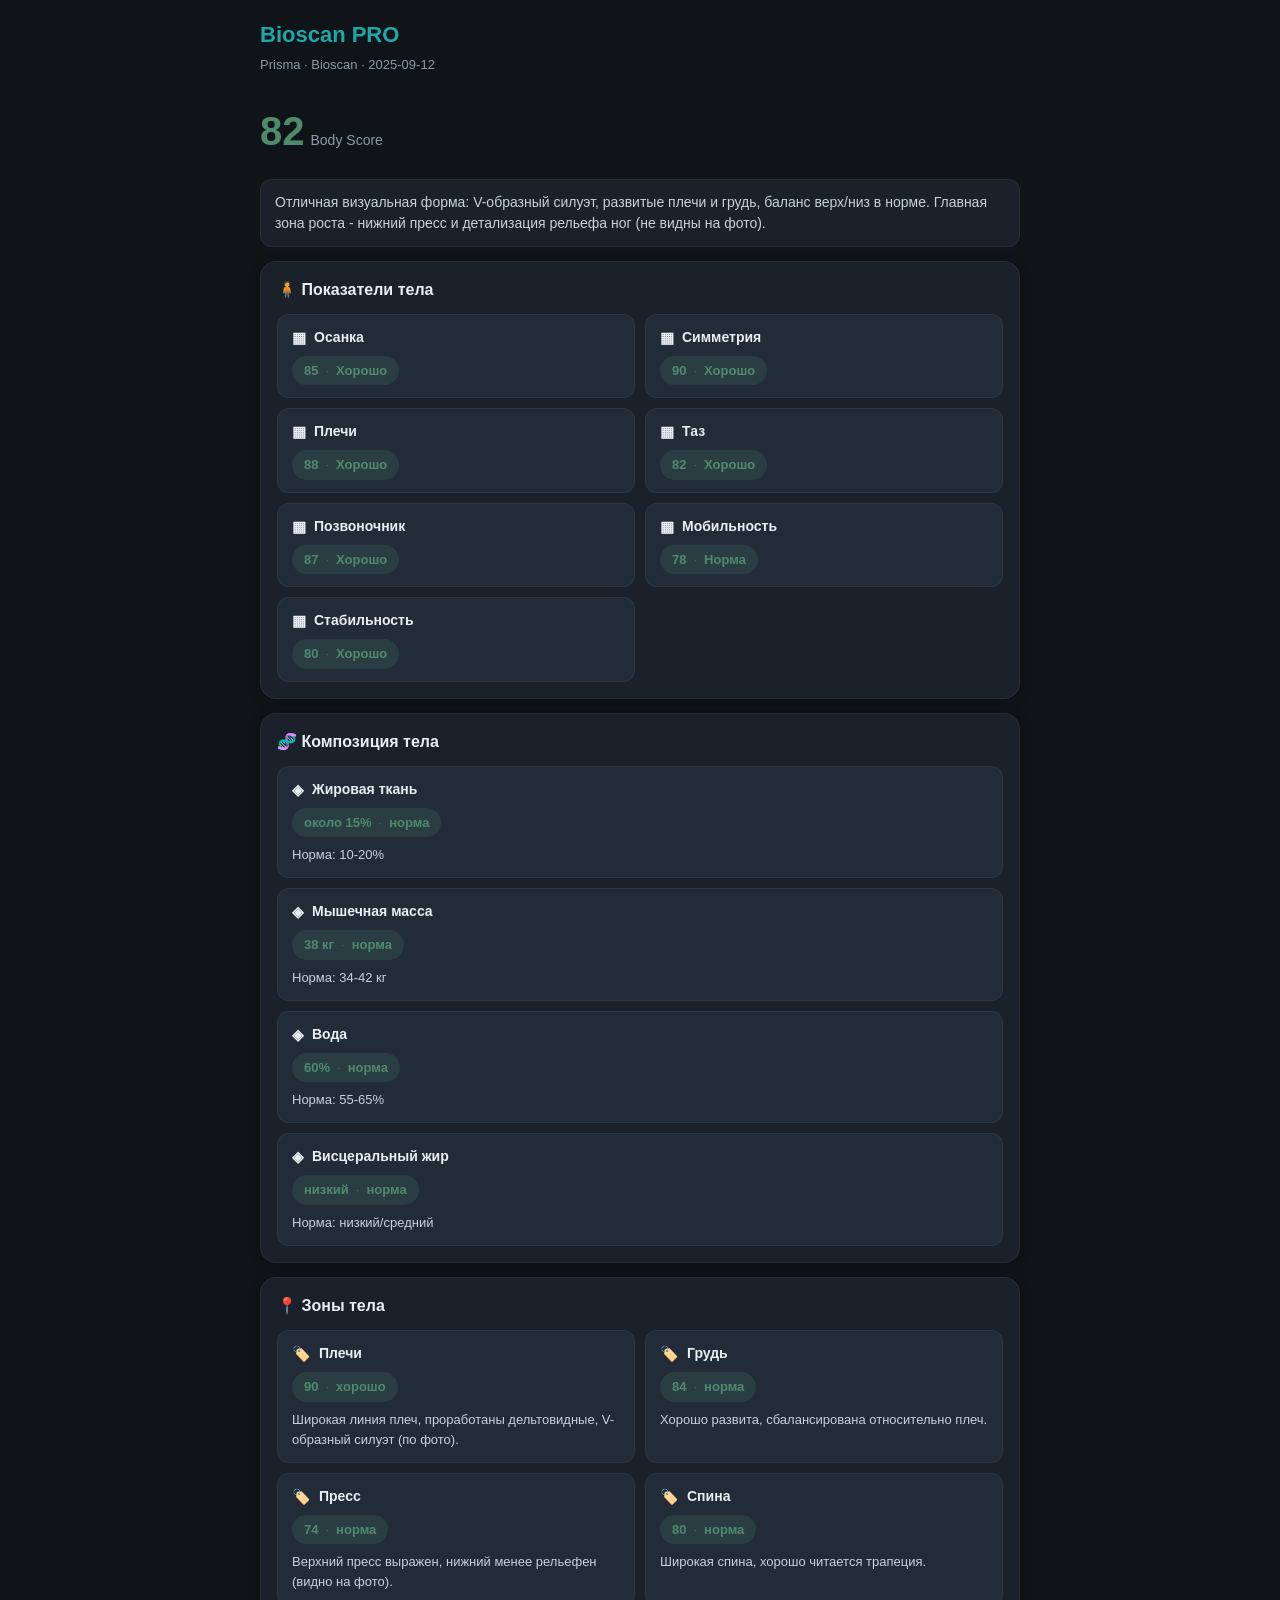
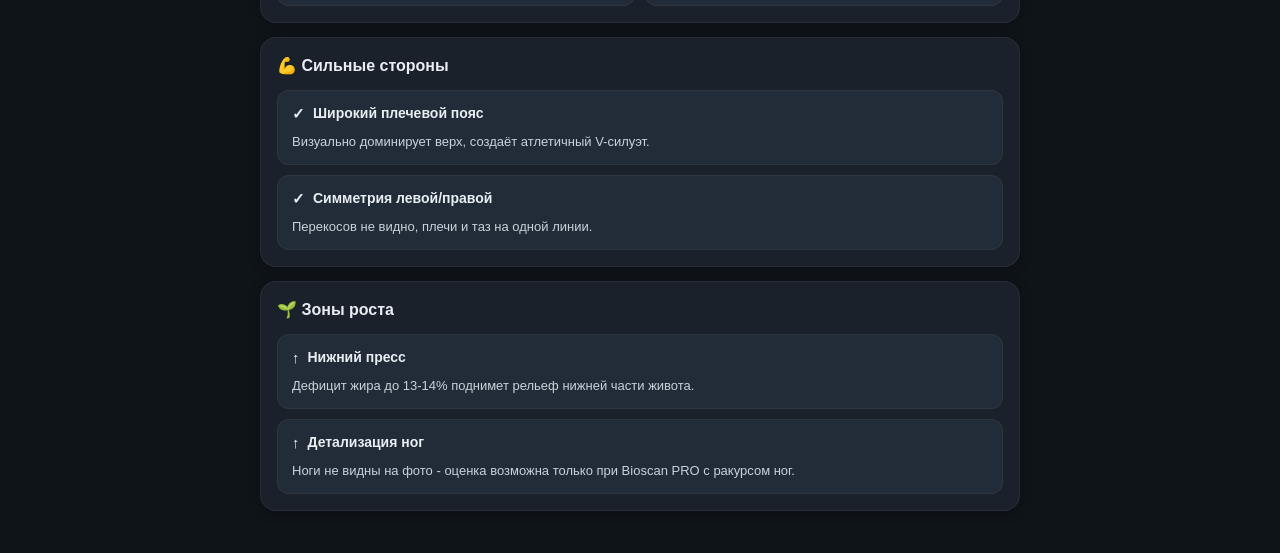
<file: sample_bioscan_report.html>
<!doctype html><html lang="ru"><head><meta charset="utf-8"><title>Bioscan PRO</title><style>
body{font-family:-apple-system,BlinkMacSystemFont,"Segoe UI",Roboto,Arial,sans-serif;max-width:760px;margin:0 auto;padding:18px 14px 28px;background:#0f1419;color:#e8eef2;line-height:1.5;-webkit-text-size-adjust:100%}
h1{color:#1FA6A8;margin:0 0 4px;font-size:22px}
.sub{color:#8b9aa7;font-size:13px;margin-bottom:18px}
.score{display:inline-flex;align-items:baseline;gap:6px;font-size:40px;font-weight:700;color:#1FA6A8;margin:8px 0 4px}
.score small{font-size:14px;color:#8b9aa7;font-weight:400}
.note{background:#1a212b;border:1px solid rgba(255,255,255,0.06);border-radius:12px;padding:12px 14px;color:#c7d2da;font-size:14px;margin:14px 0;line-height:1.5}
.card{background:#1a212b;border:1px solid rgba(255,255,255,0.06);border-radius:16px;padding:16px;margin:14px 0;box-shadow:0 2px 12px rgba(0,0,0,0.25)}
.card h2{margin:0 0 12px;font-size:16px;color:#e8eef2}
/* Адаптивные карточки записей (зоны тела, показатели, композиция).
   НЕ таблицы: на телефоне (360-420px) колонки не сжимаются в вертикальные
   буквы - каждая запись - отдельная карточка; на узком экране - в 1 колонку. */
.rec-grid{display:grid;grid-template-columns:1fr 1fr;gap:10px;margin-top:4px}
.rec-list{display:flex;flex-direction:column;gap:10px;margin-top:4px}
.rec{background:#222c38;border:1px solid rgba(255,255,255,0.05);border-radius:12px;padding:12px 14px}
.rec-head{display:flex;align-items:center;gap:8px;font-size:14px;font-weight:700;color:#e8eef2;margin:0 0 8px}
.rec-head .ic{font-size:15px;line-height:1}
.rec-badge{display:inline-flex;align-items:baseline;gap:6px;font-size:13px;font-weight:700;border-radius:999px;padding:5px 12px;white-space:nowrap}
.rec-badge .sep{opacity:.55;font-weight:400;margin:0 1px}
.rec-comment{color:#c7d2da;font-size:13px;line-height:1.55;margin-top:8px;overflow-wrap:anywhere}
@media (max-width:520px){.rec-grid{grid-template-columns:1fr}}
/* Сферы образа жизни (Общая оценка здоровья): строки с баром */
.row{background:#222c38;border-radius:10px;padding:10px 12px;margin:8px 0}
.row .top{display:flex;justify-content:space-between;align-items:center;gap:10px}
.row .name{font-weight:600;color:#e8eef2}
.row .sc{font-weight:700;font-size:15px}
.bar{height:8px;border-radius:6px;background:#0f1419;margin-top:6px;overflow:hidden}
.bar > span{display:block;height:100%;border-radius:6px}
.plan li{margin-bottom:6px;line-height:1.5;color:#c7d2da}
.demo{margin-top:18px;padding:12px 14px;background:#1a212b;border-radius:12px;color:#8b9aa7;font-size:12px;line-height:1.5}
/* Таблицы (анализ / общая оценка здоровья): сохраняем, но в тёмной теме */
table{width:100%;border-collapse:collapse;font-size:13px}
th,td{text-align:left;padding:8px 10px;border-bottom:1px solid rgba(255,255,255,0.06);overflow-wrap:anywhere;word-break:normal;color:#c7d2da}
th{color:#8b9aa7;font-weight:600;font-size:12px}
td.val{font-weight:700;white-space:normal;overflow-wrap:anywhere;color:#e8eef2}
.st{font-weight:600}
</style></head><body><h1>Bioscan PRO</h1><div class="sub">Prisma · Bioscan · 2025-09-12</div><div class="score" style="color:#4f8a6d">82<small>Body Score</small></div><div class="note">Отличная визуальная форма: V-образный силуэт, развитые плечи и грудь, баланс верх/низ в норме. Главная зона роста - нижний пресс и детализация рельефа ног (не видны на фото).</div><div class="card"><h2>🧍 Показатели тела</h2><div class="rec-grid"><div class="rec"><div class="rec-head"><span class="ic">▦</span>Осанка</div><span class="rec-badge" style="color:#4f8a6d;background:rgba(79,138,109,0.18)">85<span class="sep">·</span>Хорошо</span></div><div class="rec"><div class="rec-head"><span class="ic">▦</span>Симметрия</div><span class="rec-badge" style="color:#4f8a6d;background:rgba(79,138,109,0.18)">90<span class="sep">·</span>Хорошо</span></div><div class="rec"><div class="rec-head"><span class="ic">▦</span>Плечи</div><span class="rec-badge" style="color:#4f8a6d;background:rgba(79,138,109,0.18)">88<span class="sep">·</span>Хорошо</span></div><div class="rec"><div class="rec-head"><span class="ic">▦</span>Таз</div><span class="rec-badge" style="color:#4f8a6d;background:rgba(79,138,109,0.18)">82<span class="sep">·</span>Хорошо</span></div><div class="rec"><div class="rec-head"><span class="ic">▦</span>Позвоночник</div><span class="rec-badge" style="color:#4f8a6d;background:rgba(79,138,109,0.18)">87<span class="sep">·</span>Хорошо</span></div><div class="rec"><div class="rec-head"><span class="ic">▦</span>Мобильность</div><span class="rec-badge" style="color:#4f8a6d;background:rgba(79,138,109,0.18)">78<span class="sep">·</span>Норма</span></div><div class="rec"><div class="rec-head"><span class="ic">▦</span>Стабильность</div><span class="rec-badge" style="color:#4f8a6d;background:rgba(79,138,109,0.18)">80<span class="sep">·</span>Хорошо</span></div></div></div><div class="card"><h2>🧬 Композиция тела</h2><div class="rec-list"><div class="rec"><div class="rec-head"><span class="ic">◈</span>Жировая ткань</div><span class="rec-badge" style="color:#4f8a6d;background:rgba(79,138,109,0.18)">около 15%<span class="sep">·</span>норма</span><div class="rec-comment">Норма: 10-20%</div></div><div class="rec"><div class="rec-head"><span class="ic">◈</span>Мышечная масса</div><span class="rec-badge" style="color:#4f8a6d;background:rgba(79,138,109,0.18)">38 кг<span class="sep">·</span>норма</span><div class="rec-comment">Норма: 34-42 кг</div></div><div class="rec"><div class="rec-head"><span class="ic">◈</span>Вода</div><span class="rec-badge" style="color:#4f8a6d;background:rgba(79,138,109,0.18)">60%<span class="sep">·</span>норма</span><div class="rec-comment">Норма: 55-65%</div></div><div class="rec"><div class="rec-head"><span class="ic">◈</span>Висцеральный жир</div><span class="rec-badge" style="color:#4f8a6d;background:rgba(79,138,109,0.18)">низкий<span class="sep">·</span>норма</span><div class="rec-comment">Норма: низкий/средний</div></div></div></div><div class="card"><h2>📍 Зоны тела</h2><div class="rec-grid"><div class="rec"><div class="rec-head"><span class="ic">🏷️</span>Плечи</div><span class="rec-badge" style="color:#4f8a6d;background:rgba(79,138,109,0.18)">90<span class="sep">·</span>хорошо</span><div class="rec-comment">Широкая линия плеч, проработаны дельтовидные, V-образный силуэт (по фото).</div></div><div class="rec"><div class="rec-head"><span class="ic">🏷️</span>Грудь</div><span class="rec-badge" style="color:#4f8a6d;background:rgba(79,138,109,0.18)">84<span class="sep">·</span>норма</span><div class="rec-comment">Хорошо развита, сбалансирована относительно плеч.</div></div><div class="rec"><div class="rec-head"><span class="ic">🏷️</span>Пресс</div><span class="rec-badge" style="color:#4f8a6d;background:rgba(79,138,109,0.18)">74<span class="sep">·</span>норма</span><div class="rec-comment">Верхний пресс выражен, нижний менее рельефен (видно на фото).</div></div><div class="rec"><div class="rec-head"><span class="ic">🏷️</span>Спина</div><span class="rec-badge" style="color:#4f8a6d;background:rgba(79,138,109,0.18)">80<span class="sep">·</span>норма</span><div class="rec-comment">Широкая спина, хорошо читается трапеция.</div></div></div></div><div class="card"><h2>💪 Сильные стороны</h2><div class="rec-list"><div class="rec"><div class="rec-head"><span class="ic">✓</span>Широкий плечевой пояс</div><div class="rec-comment">Визуально доминирует верх, создаёт атлетичный V-силуэт.</div></div><div class="rec"><div class="rec-head"><span class="ic">✓</span>Симметрия левой/правой</div><div class="rec-comment">Перекосов не видно, плечи и таз на одной линии.</div></div></div></div><div class="card"><h2>🌱 Зоны роста</h2><div class="rec-list"><div class="rec"><div class="rec-head"><span class="ic">↑</span>Нижний пресс</div><div class="rec-comment">Дефицит жира до 13-14% поднимет рельеф нижней части живота.</div></div><div class="rec"><div class="rec-head"><span class="ic">↑</span>Детализация ног</div><div class="rec-comment">Ноги не видны на фото - оценка возможна только при Bioscan PRO с ракурсом ног.</div></div></div></div></body></html>
</file>
